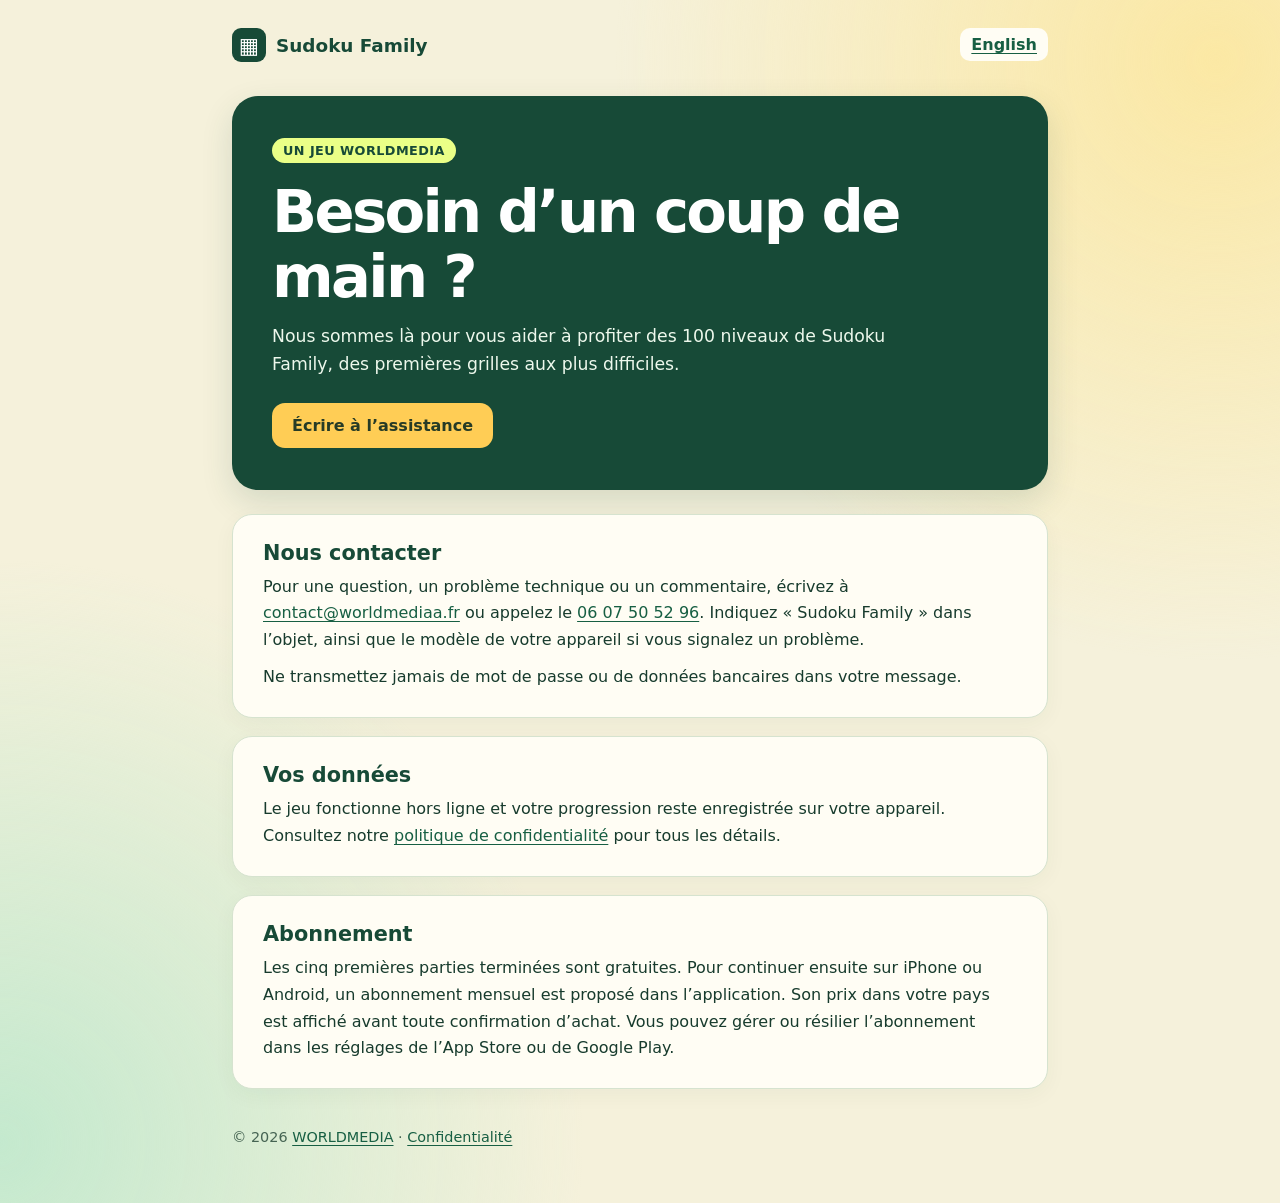
<file: index.html>
<!doctype html>
<html lang="fr">
<head>
  <meta charset="utf-8">
  <meta name="viewport" content="width=device-width, initial-scale=1">
  <meta name="theme-color" content="#174a37">
  <title>Assistance — Sudoku Family</title>
  <link rel="stylesheet" href="style.css">
</head>
<body>
  <main class="page">
    <a class="brand" href="./" aria-label="Sudoku Family, accueil"><span class="brand-icon" aria-hidden="true">▦</span> Sudoku Family</a>
    <a class="language-link" href="en/" lang="en">English</a>
    <div class="hero">
      <span class="eyebrow">Un jeu WORLDMEDIA</span>
      <h1>Besoin d’un coup de main&nbsp;?</h1>
      <p>Nous sommes là pour vous aider à profiter des 100 niveaux de Sudoku Family, des premières grilles aux plus difficiles.</p>
      <a class="button" href="mailto:contact@worldmediaa.fr?subject=Sudoku%20Family%20-%20Assistance">Écrire à l’assistance</a>
    </div>
    <section class="card" aria-labelledby="contact-title">
      <h2 id="contact-title">Nous contacter</h2>
      <p>Pour une question, un problème technique ou un commentaire, écrivez à <a href="mailto:contact@worldmediaa.fr">contact@worldmediaa.fr</a> ou appelez le <a href="tel:+33607505296">06 07 50 52 96</a>. Indiquez « Sudoku Family » dans l’objet, ainsi que le modèle de votre appareil si vous signalez un problème.</p>
      <p>Ne transmettez jamais de mot de passe ou de données bancaires dans votre message.</p>
    </section>
    <section class="card" aria-labelledby="privacy-title">
      <h2 id="privacy-title">Vos données</h2>
      <p>Le jeu fonctionne hors ligne et votre progression reste enregistrée sur votre appareil. Consultez notre <a href="confidentialite.html">politique de confidentialité</a> pour tous les détails.</p>
    </section>
    <section class="card" aria-labelledby="subscription-title">
      <h2 id="subscription-title">Abonnement</h2>
      <p>Les cinq premières parties terminées sont gratuites. Pour continuer ensuite sur iPhone ou Android, un abonnement mensuel est proposé dans l’application. Son prix dans votre pays est affiché avant toute confirmation d’achat. Vous pouvez gérer ou résilier l’abonnement dans les réglages de l’App Store ou de Google Play.</p>
    </section>
    <footer>© 2026 <a href="https://www.worldmediaa.fr/">WORLDMEDIA</a> · <a href="confidentialite.html">Confidentialité</a></footer>
  </main>
</body>
</html>
</file>
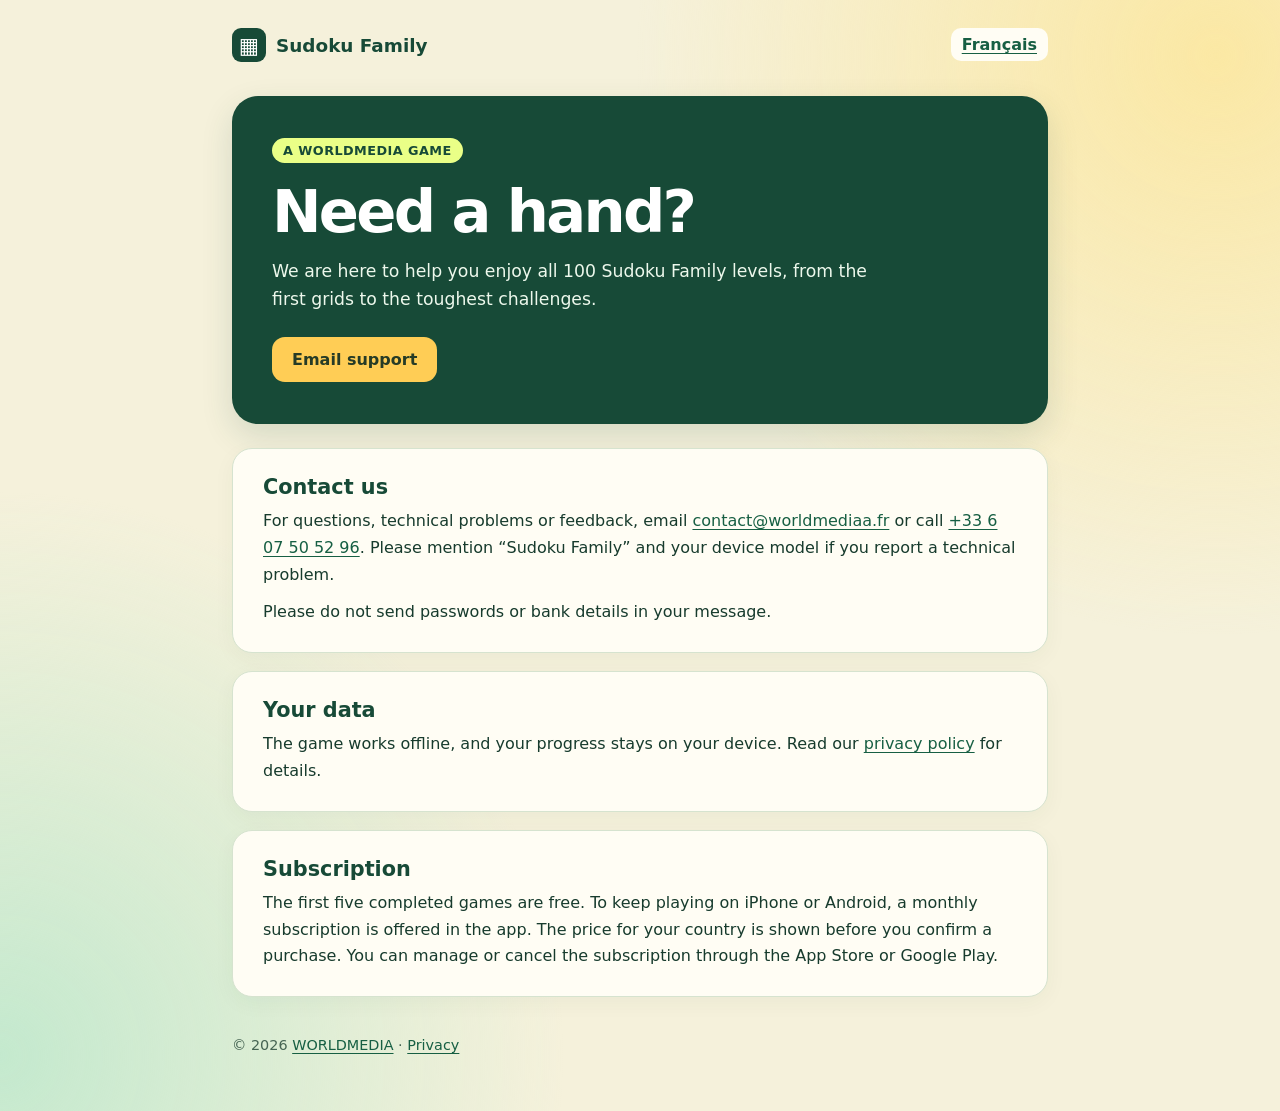
<file: en/index.html>
<!doctype html>
<html lang="en">
<head>
  <meta charset="utf-8">
  <meta name="viewport" content="width=device-width, initial-scale=1">
  <meta name="theme-color" content="#174a37">
  <title>Support — Sudoku Family</title>
  <link rel="stylesheet" href="../style.css">
</head>
<body>
  <main class="page">
    <a class="brand" href="./" aria-label="Sudoku Family, home"><span class="brand-icon" aria-hidden="true">▦</span> Sudoku Family</a>
    <a class="language-link" href="../" lang="fr">Français</a>
    <div class="hero">
      <span class="eyebrow">A WORLDMEDIA game</span>
      <h1>Need a hand?</h1>
      <p>We are here to help you enjoy all 100 Sudoku Family levels, from the first grids to the toughest challenges.</p>
      <a class="button" href="mailto:contact@worldmediaa.fr?subject=Sudoku%20Family%20-%20Support">Email support</a>
    </div>
    <section class="card" aria-labelledby="contact-title">
      <h2 id="contact-title">Contact us</h2>
      <p>For questions, technical problems or feedback, email <a href="mailto:contact@worldmediaa.fr">contact@worldmediaa.fr</a> or call <a href="tel:+33607505296">+33 6 07 50 52 96</a>. Please mention “Sudoku Family” and your device model if you report a technical problem.</p>
      <p>Please do not send passwords or bank details in your message.</p>
    </section>
    <section class="card" aria-labelledby="privacy-title">
      <h2 id="privacy-title">Your data</h2>
      <p>The game works offline, and your progress stays on your device. Read our <a href="privacy.html">privacy policy</a> for details.</p>
    </section>
    <section class="card" aria-labelledby="subscription-title">
      <h2 id="subscription-title">Subscription</h2>
      <p>The first five completed games are free. To keep playing on iPhone or Android, a monthly subscription is offered in the app. The price for your country is shown before you confirm a purchase. You can manage or cancel the subscription through the App Store or Google Play.</p>
    </section>
    <footer>© 2026 <a href="https://www.worldmediaa.fr/">WORLDMEDIA</a> · <a href="privacy.html">Privacy</a></footer>
  </main>
</body>
</html>
</file>
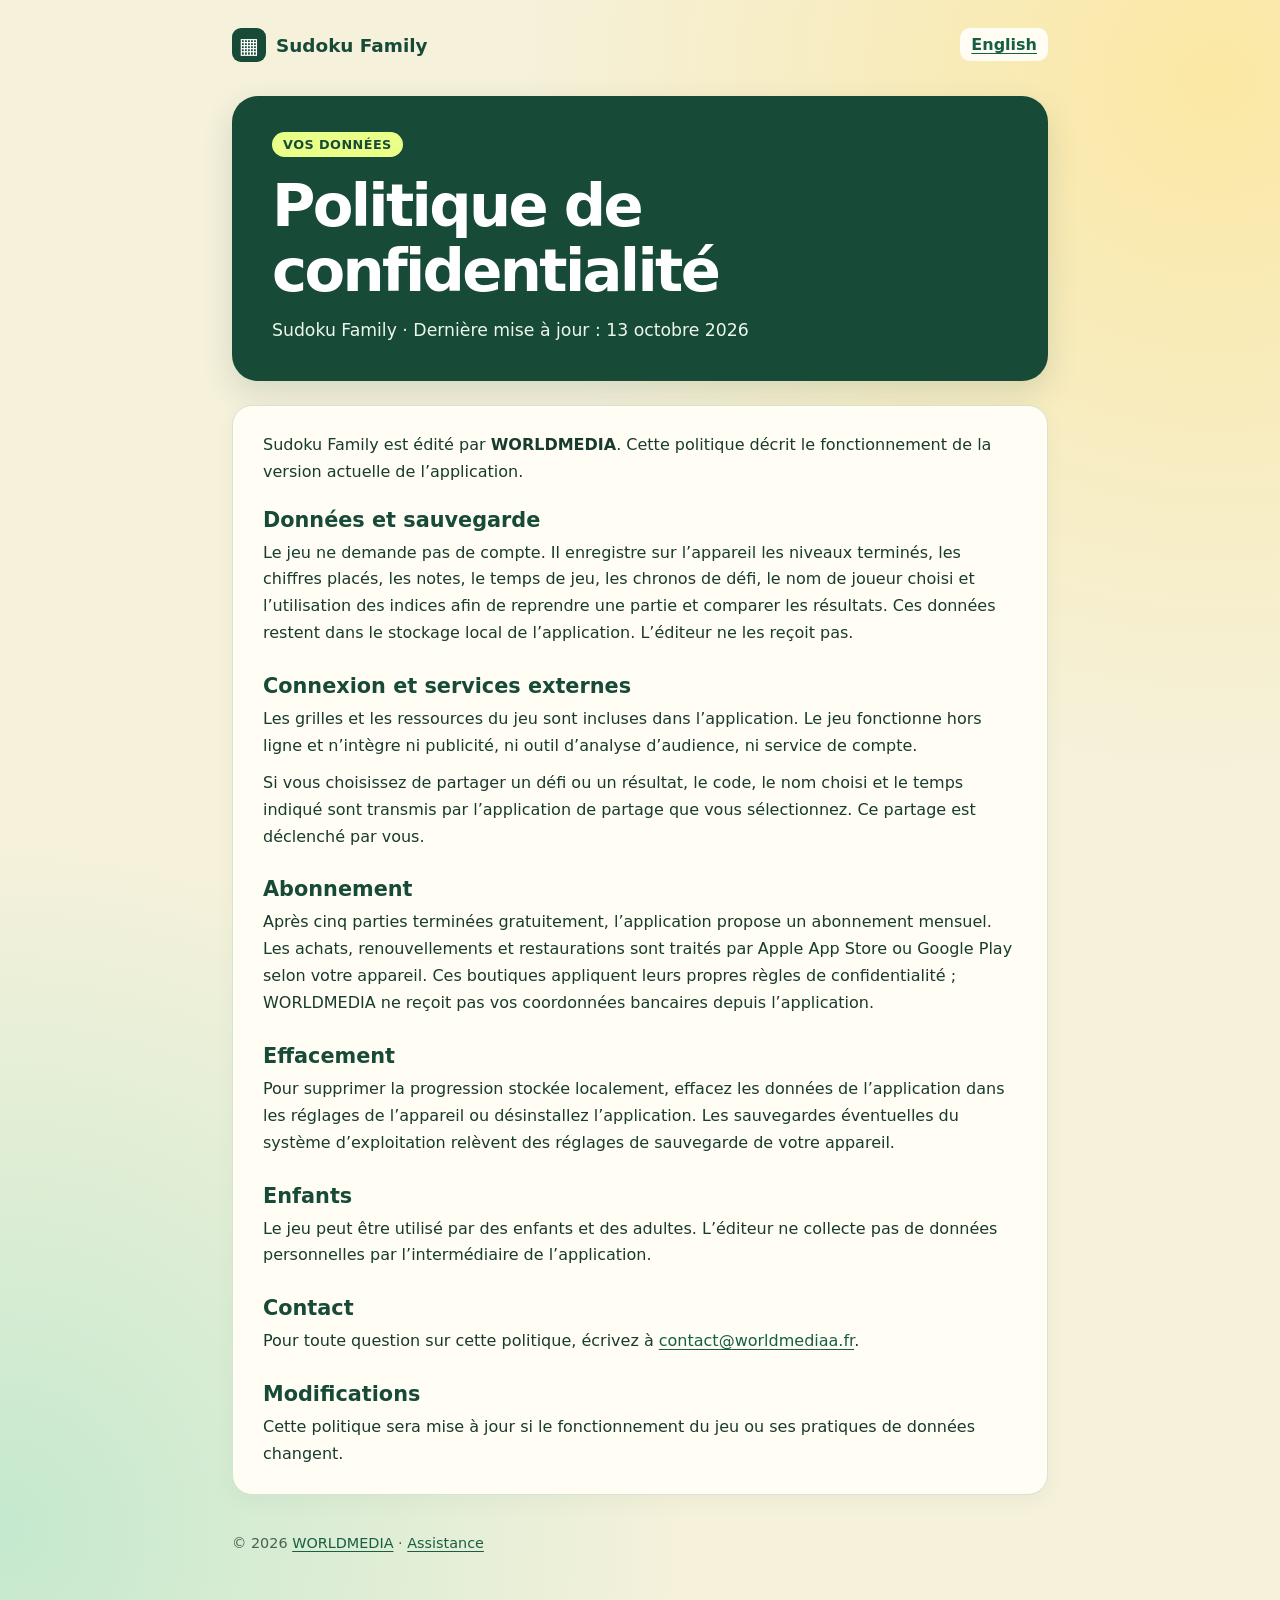
<file: confidentialite.html>
<!doctype html>
<html lang="fr">
<head>
  <meta charset="utf-8">
  <meta name="viewport" content="width=device-width, initial-scale=1">
  <meta name="theme-color" content="#174a37">
  <title>Confidentialité — Sudoku Family</title>
  <link rel="stylesheet" href="style.css">
</head>
<body>
  <main class="page">
    <a class="brand" href="./" aria-label="Sudoku Family, accueil"><span class="brand-icon" aria-hidden="true">▦</span> Sudoku Family</a>
    <a class="language-link" href="en/privacy.html" lang="en">English</a>
    <div class="hero hero-small">
      <span class="eyebrow">Vos données</span>
      <h1>Politique de confidentialité</h1>
      <p>Sudoku Family · Dernière mise à jour : 13 octobre 2026</p>
    </div>
    <article class="card prose">
      <p>Sudoku Family est édité par <strong>WORLDMEDIA</strong>. Cette politique décrit le fonctionnement de la version actuelle de l’application.</p>
      <h2>Données et sauvegarde</h2>
      <p>Le jeu ne demande pas de compte. Il enregistre sur l’appareil les niveaux terminés, les chiffres placés, les notes, le temps de jeu, les chronos de défi, le nom de joueur choisi et l’utilisation des indices afin de reprendre une partie et comparer les résultats. Ces données restent dans le stockage local de l’application. L’éditeur ne les reçoit pas.</p>
      <h2>Connexion et services externes</h2>
      <p>Les grilles et les ressources du jeu sont incluses dans l’application. Le jeu fonctionne hors ligne et n’intègre ni publicité, ni outil d’analyse d’audience, ni service de compte.</p>
      <p>Si vous choisissez de partager un défi ou un résultat, le code, le nom choisi et le temps indiqué sont transmis par l’application de partage que vous sélectionnez. Ce partage est déclenché par vous.</p>
      <h2>Abonnement</h2>
      <p>Après cinq parties terminées gratuitement, l’application propose un abonnement mensuel. Les achats, renouvellements et restaurations sont traités par Apple App Store ou Google Play selon votre appareil. Ces boutiques appliquent leurs propres règles de confidentialité ; WORLDMEDIA ne reçoit pas vos coordonnées bancaires depuis l’application.</p>
      <h2>Effacement</h2>
      <p>Pour supprimer la progression stockée localement, effacez les données de l’application dans les réglages de l’appareil ou désinstallez l’application. Les sauvegardes éventuelles du système d’exploitation relèvent des réglages de sauvegarde de votre appareil.</p>
      <h2>Enfants</h2>
      <p>Le jeu peut être utilisé par des enfants et des adultes. L’éditeur ne collecte pas de données personnelles par l’intermédiaire de l’application.</p>
      <h2>Contact</h2>
      <p>Pour toute question sur cette politique, écrivez à <a href="mailto:contact@worldmediaa.fr">contact@worldmediaa.fr</a>.</p>
      <h2>Modifications</h2>
      <p>Cette politique sera mise à jour si le fonctionnement du jeu ou ses pratiques de données changent.</p>
    </article>
    <footer>© 2026 <a href="https://www.worldmediaa.fr/">WORLDMEDIA</a> · <a href="./">Assistance</a></footer>
  </main>
</body>
</html>
</file>
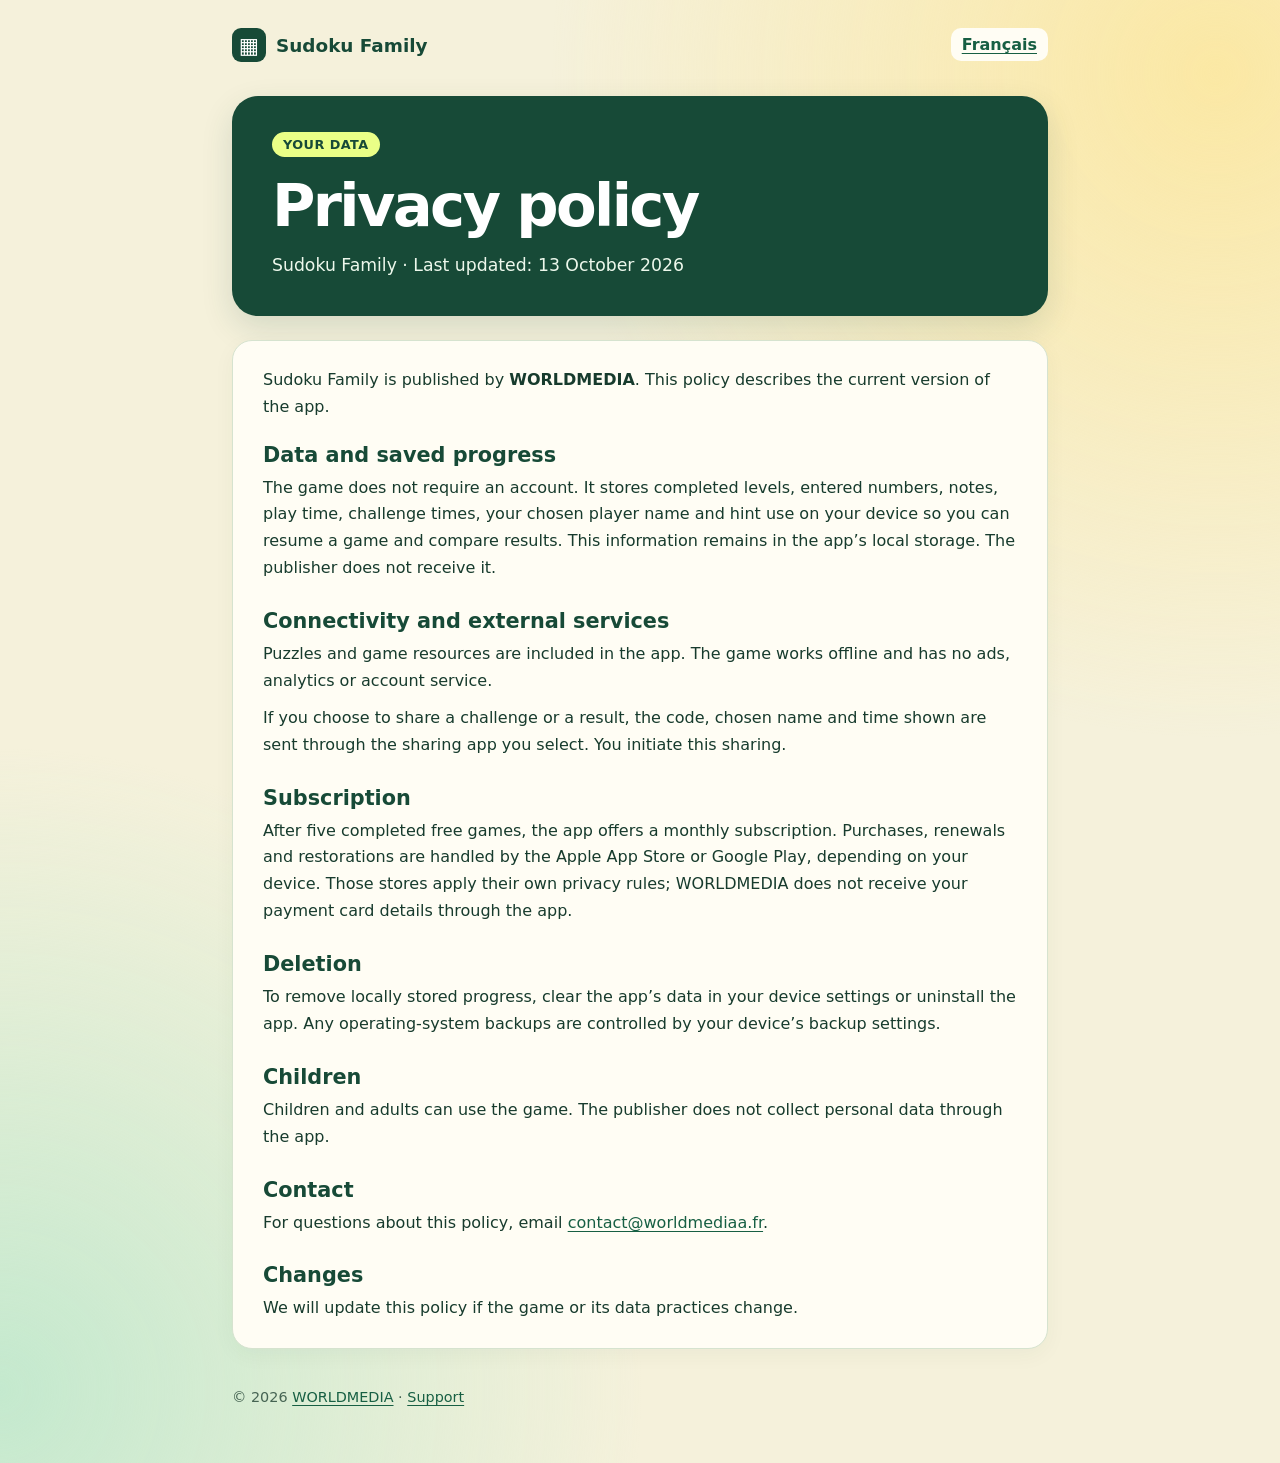
<file: en/privacy.html>
<!doctype html>
<html lang="en">
<head>
  <meta charset="utf-8">
  <meta name="viewport" content="width=device-width, initial-scale=1">
  <meta name="theme-color" content="#174a37">
  <title>Privacy — Sudoku Family</title>
  <link rel="stylesheet" href="../style.css">
</head>
<body>
  <main class="page">
    <a class="brand" href="./" aria-label="Sudoku Family, home"><span class="brand-icon" aria-hidden="true">▦</span> Sudoku Family</a>
    <a class="language-link" href="../confidentialite.html" lang="fr">Français</a>
    <div class="hero hero-small">
      <span class="eyebrow">Your data</span>
      <h1>Privacy policy</h1>
      <p>Sudoku Family · Last updated: 13 October 2026</p>
    </div>
    <article class="card prose">
      <p>Sudoku Family is published by <strong>WORLDMEDIA</strong>. This policy describes the current version of the app.</p>
      <h2>Data and saved progress</h2>
      <p>The game does not require an account. It stores completed levels, entered numbers, notes, play time, challenge times, your chosen player name and hint use on your device so you can resume a game and compare results. This information remains in the app’s local storage. The publisher does not receive it.</p>
      <h2>Connectivity and external services</h2>
      <p>Puzzles and game resources are included in the app. The game works offline and has no ads, analytics or account service.</p>
      <p>If you choose to share a challenge or a result, the code, chosen name and time shown are sent through the sharing app you select. You initiate this sharing.</p>
      <h2>Subscription</h2>
      <p>After five completed free games, the app offers a monthly subscription. Purchases, renewals and restorations are handled by the Apple App Store or Google Play, depending on your device. Those stores apply their own privacy rules; WORLDMEDIA does not receive your payment card details through the app.</p>
      <h2>Deletion</h2>
      <p>To remove locally stored progress, clear the app’s data in your device settings or uninstall the app. Any operating-system backups are controlled by your device’s backup settings.</p>
      <h2>Children</h2>
      <p>Children and adults can use the game. The publisher does not collect personal data through the app.</p>
      <h2>Contact</h2>
      <p>For questions about this policy, email <a href="mailto:contact@worldmediaa.fr">contact@worldmediaa.fr</a>.</p>
      <h2>Changes</h2>
      <p>We will update this policy if the game or its data practices change.</p>
    </article>
    <footer>© 2026 <a href="https://www.worldmediaa.fr/">WORLDMEDIA</a> · <a href="./">Support</a></footer>
  </main>
</body>
</html>
</file>
<file: style.css>
:root{color-scheme:light;font-family:system-ui,-apple-system,"Segoe UI",sans-serif;color:#173b2d;background:#f5f1db}
*{box-sizing:border-box}
body{margin:0;background:radial-gradient(circle at 95% 5%,#fbe8a4 0,transparent 36%),radial-gradient(circle at 0 95%,#c4e9ce 0,transparent 34%),#f5f1db}
a{color:#175f43;text-underline-offset:.18em}
a:focus-visible{outline:3px solid #ffb342;outline-offset:4px;border-radius:3px}
.page{max-width:860px;margin:auto;padding:28px 22px 36px}
.brand{display:inline-flex;align-items:center;gap:10px;font-weight:800;font-size:1.15rem;color:#174a37;text-decoration:none}
.brand-icon{display:grid;place-items:center;width:34px;height:34px;border-radius:9px;background:#174a37;color:#fff;font-size:1.35rem}
.language-link{float:right;padding:7px 11px;border-radius:10px;background:#fffdf4;font-weight:700}
.hero{margin:34px 0 24px;padding:42px 40px;border-radius:26px;background:#174a37;color:#fff;box-shadow:0 12px 32px #174a3724}
.hero-small{padding:36px 40px}
.eyebrow{display:inline-block;padding:5px 11px;border-radius:999px;background:#eaff87;color:#174a37;font-size:.8rem;font-weight:800;letter-spacing:.035em;text-transform:uppercase}
h1{font-size:clamp(2.2rem,6vw,3.7rem);line-height:1.1;margin:16px 0 14px;letter-spacing:-.045em}
.hero p{font-size:1.08rem;max-width:630px;line-height:1.6;margin:0 0 24px;color:#edf8ec}
.hero-small p{margin:0}
.button{display:inline-block;padding:13px 20px;border-radius:13px;background:#ffcd55;color:#263b26;font-weight:800;text-decoration:none}
.button:hover{background:#ffdc83}
.card{margin:18px 0;padding:26px 30px;border:1px solid #d6e3cf;border-radius:20px;background:#fffdf4;box-shadow:0 6px 22px #174a370b}
.card h2{margin:0 0 9px;color:#174a37;font-size:1.3rem}
.card p{margin:0 0 10px;line-height:1.68}
.card p:last-child{margin-bottom:0}
.prose h2{margin:27px 0 8px}
.prose h2:first-of-type{margin-top:22px}
footer{padding:22px 0;color:#466453;font-size:.9rem}
@media(max-width:600px){.page{padding:20px 16px 28px}.hero{margin-top:28px;padding:30px 24px;border-radius:20px}.card{padding:23px 22px}}
</file>
